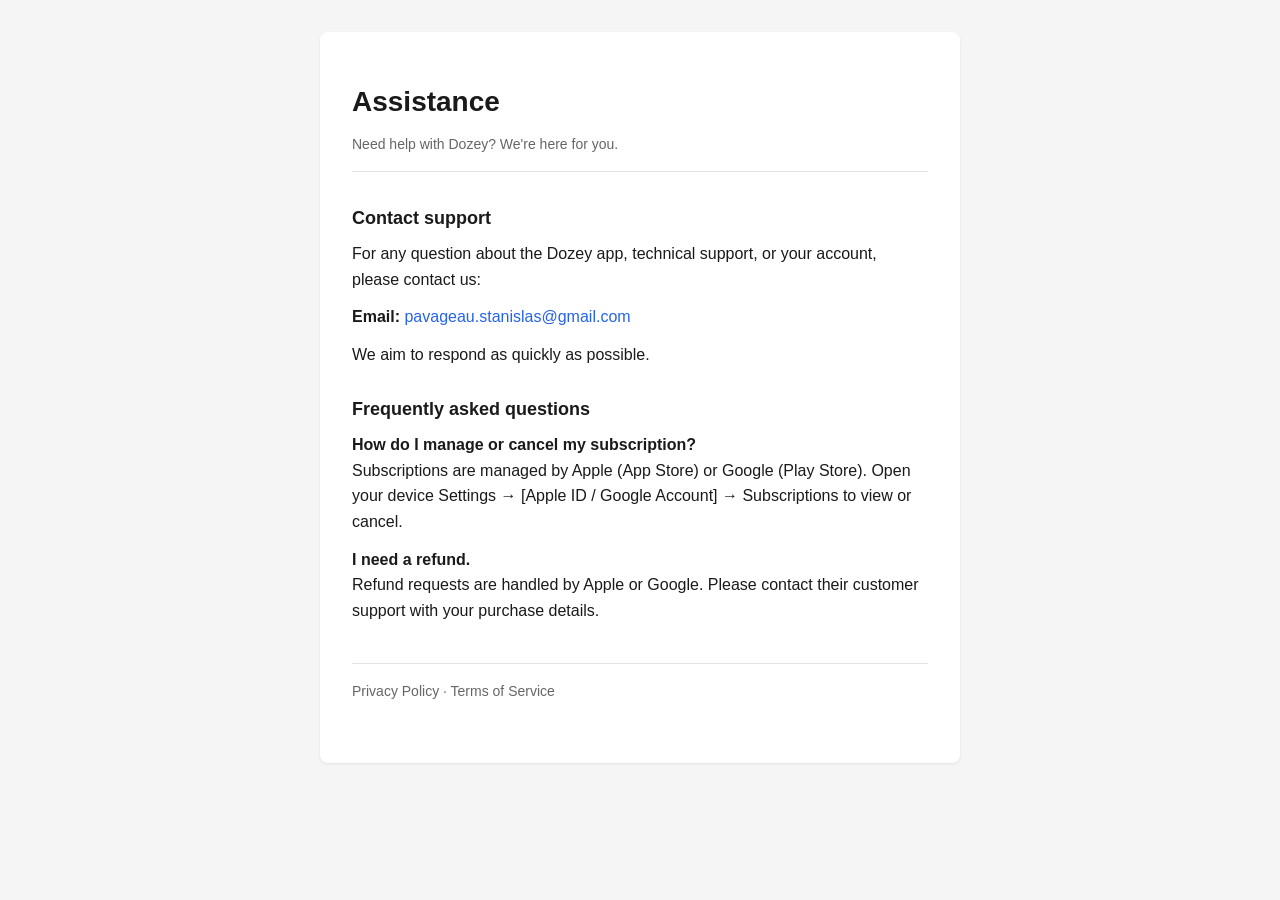
<file: dozey/assistance.html>
<!DOCTYPE html>
<html lang="en">
<head>
  <meta charset="UTF-8">
  <meta name="viewport" content="width=device-width, initial-scale=1.0">
  <title>Assistance – Dozey</title>
  <link rel="stylesheet" href="legal.css">
</head>
<body>
  <div class="page">
    <header>
      <h1>Assistance</h1>
      <p class="updated">Need help with Dozey? We're here for you.</p>
    </header>

    <main>
      <section>
        <h2>Contact support</h2>
        <p>For any question about the Dozey app, technical support, or your account, please contact us:</p>
        <p><strong>Email:</strong> <a href="mailto:pavageau.stanislas@gmail.com">pavageau.stanislas@gmail.com</a></p>
        <p>We aim to respond as quickly as possible.</p>
      </section>

      <section>
        <h2>Frequently asked questions</h2>
        <p><strong>How do I manage or cancel my subscription?</strong><br>
        Subscriptions are managed by Apple (App Store) or Google (Play Store). Open your device Settings → [Apple ID / Google Account] → Subscriptions to view or cancel.</p>
        <p><strong>I need a refund.</strong><br>
        Refund requests are handled by Apple or Google. Please contact their customer support with your purchase details.</p>
      </section>
    </main>

    <footer>
      <p><a href="privacy.html">Privacy Policy</a> · <a href="terms.html">Terms of Service</a></p>
    </footer>
  </div>
</body>
</html>
</file>
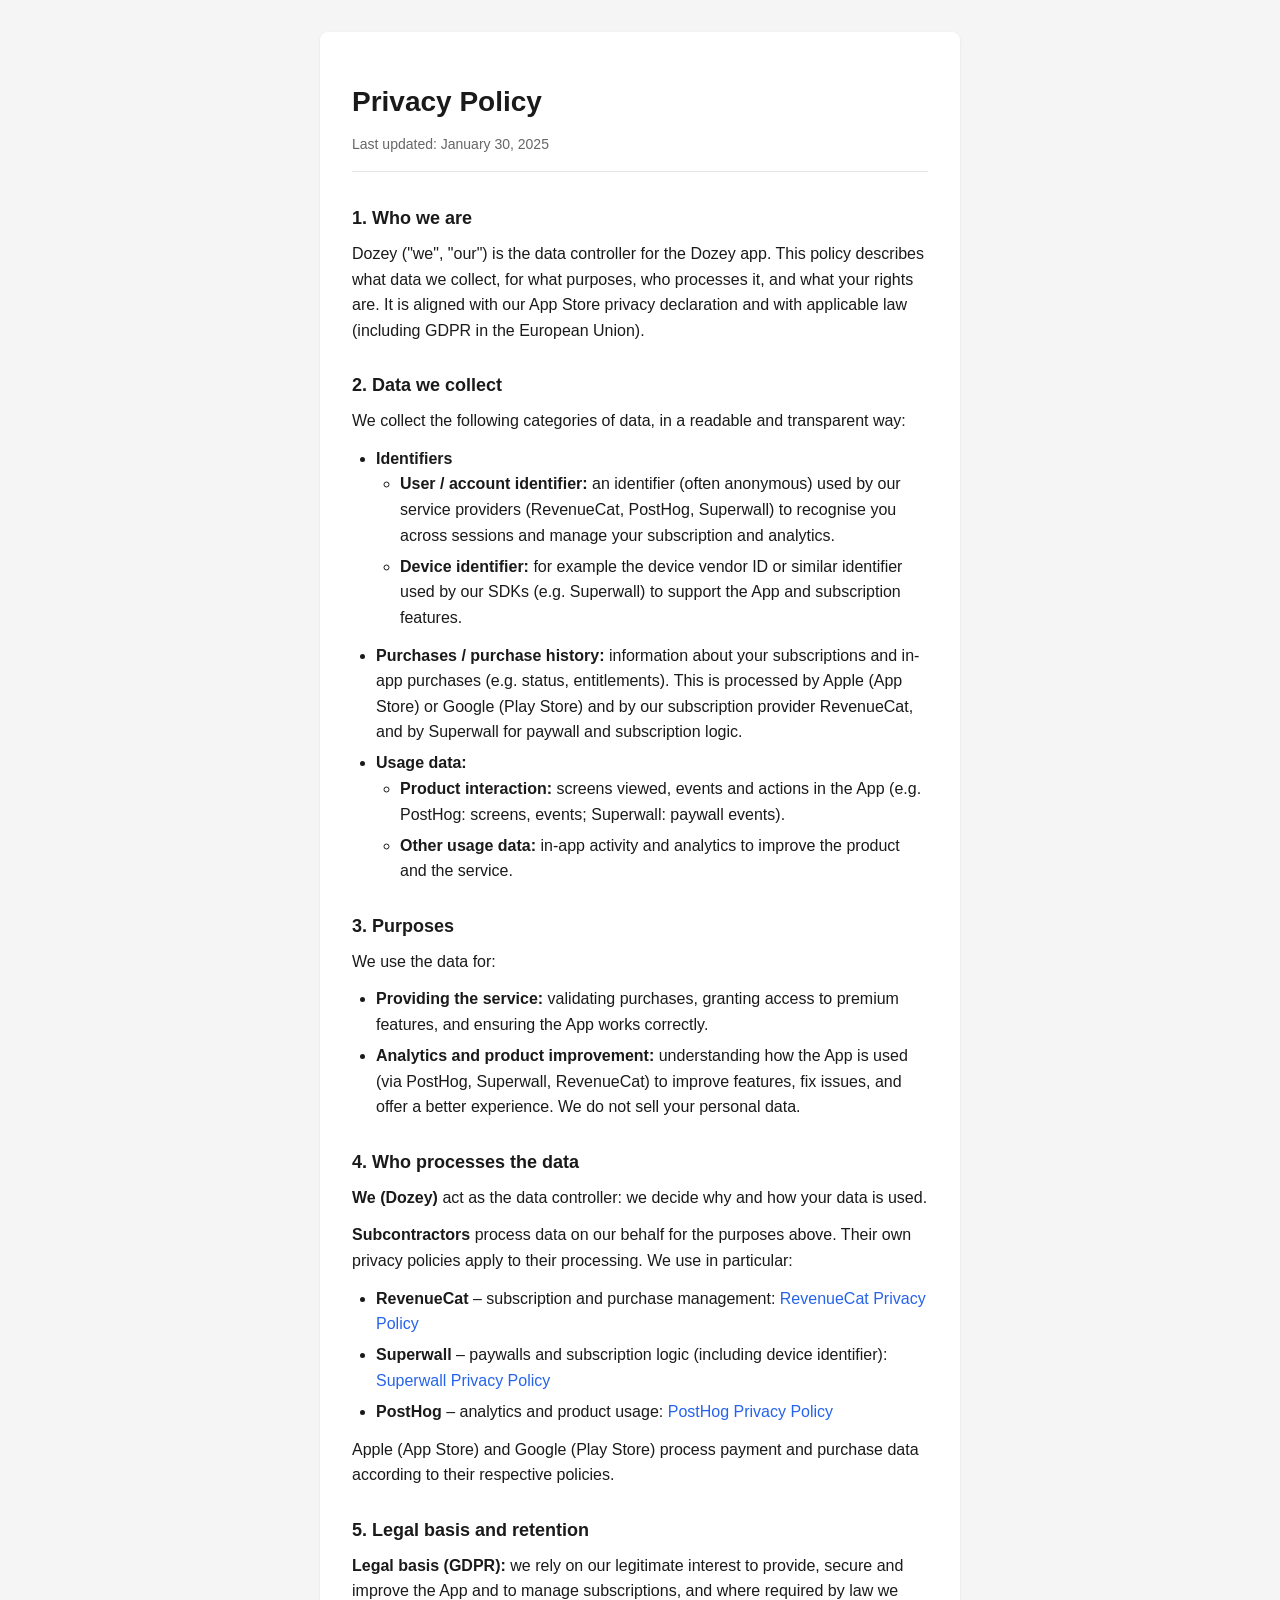
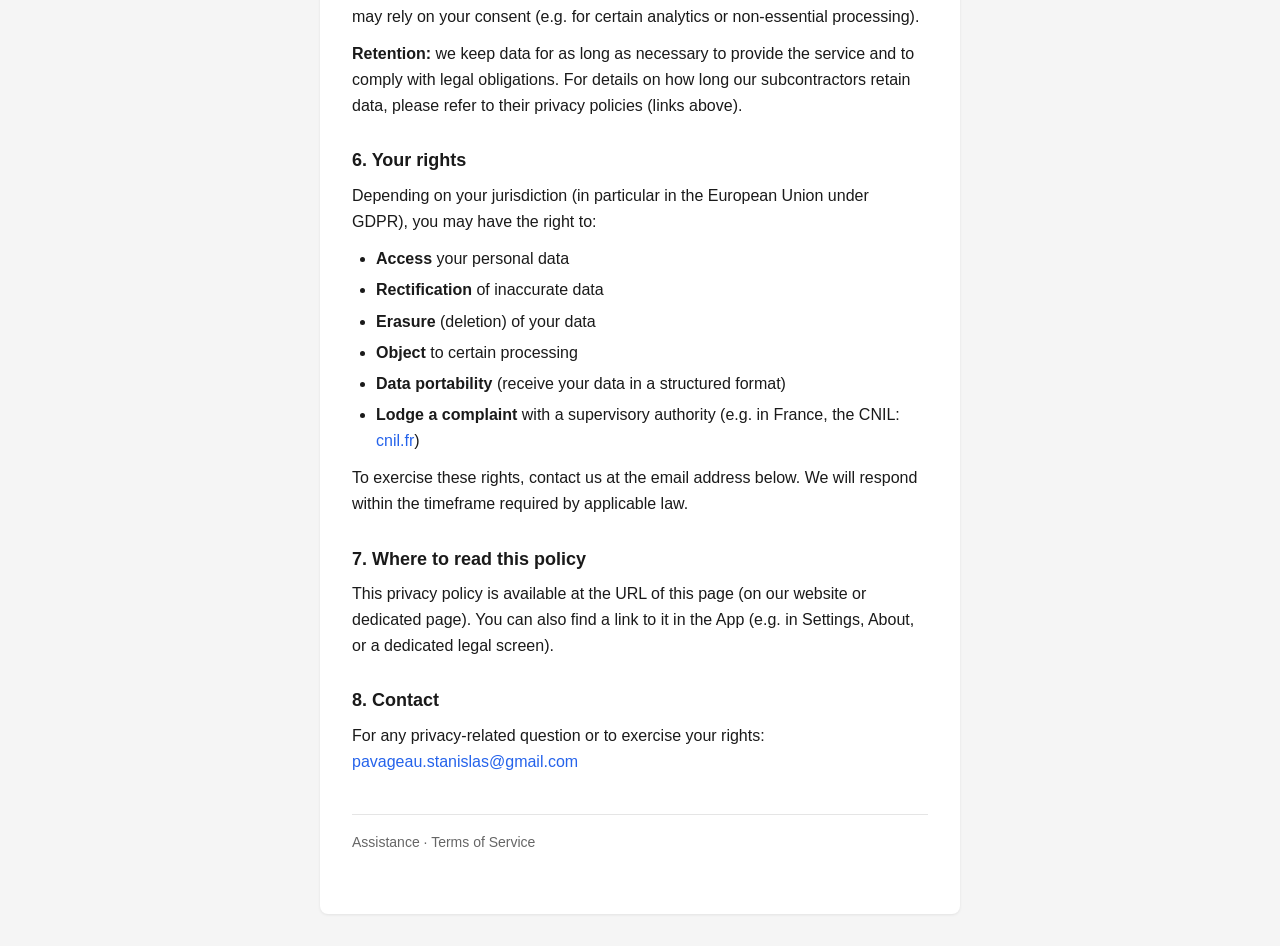
<file: dozey/privacy.html>
<!DOCTYPE html>
<html lang="en">
<head>
  <meta charset="UTF-8">
  <meta name="viewport" content="width=device-width, initial-scale=1.0">
  <title>Privacy Policy – Dozey</title>
  <link rel="stylesheet" href="legal.css">
</head>
<body>
  <div class="page">
    <header>
      <h1>Privacy Policy</h1>
      <p class="updated">Last updated: <time datetime="2025-01-30">January 30, 2025</time></p>
    </header>

    <main>
      <section>
        <h2>1. Who we are</h2>
        <p>Dozey ("we", "our") is the data controller for the Dozey app. This policy describes what data we collect, for what purposes, who processes it, and what your rights are. It is aligned with our App Store privacy declaration and with applicable law (including GDPR in the European Union).</p>
      </section>

      <section>
        <h2>2. Data we collect</h2>
        <p>We collect the following categories of data, in a readable and transparent way:</p>
        <ul>
          <li><strong>Identifiers</strong>
            <ul>
              <li><strong>User / account identifier:</strong> an identifier (often anonymous) used by our service providers (RevenueCat, PostHog, Superwall) to recognise you across sessions and manage your subscription and analytics.</li>
              <li><strong>Device identifier:</strong> for example the device vendor ID or similar identifier used by our SDKs (e.g. Superwall) to support the App and subscription features.</li>
            </ul>
          </li>
          <li><strong>Purchases / purchase history:</strong> information about your subscriptions and in-app purchases (e.g. status, entitlements). This is processed by Apple (App Store) or Google (Play Store) and by our subscription provider RevenueCat, and by Superwall for paywall and subscription logic.</li>
          <li><strong>Usage data:</strong>
            <ul>
              <li><strong>Product interaction:</strong> screens viewed, events and actions in the App (e.g. PostHog: screens, events; Superwall: paywall events).</li>
              <li><strong>Other usage data:</strong> in-app activity and analytics to improve the product and the service.</li>
            </ul>
          </li>
        </ul>
      </section>

      <section>
        <h2>3. Purposes</h2>
        <p>We use the data for:</p>
        <ul>
          <li><strong>Providing the service:</strong> validating purchases, granting access to premium features, and ensuring the App works correctly.</li>
          <li><strong>Analytics and product improvement:</strong> understanding how the App is used (via PostHog, Superwall, RevenueCat) to improve features, fix issues, and offer a better experience. We do not sell your personal data.</li>
        </ul>
      </section>

      <section>
        <h2>4. Who processes the data</h2>
        <p><strong>We (Dozey)</strong> act as the data controller: we decide why and how your data is used.</p>
        <p><strong>Subcontractors</strong> process data on our behalf for the purposes above. Their own privacy policies apply to their processing. We use in particular:</p>
        <ul>
          <li><strong>RevenueCat</strong> – subscription and purchase management: <a href="https://revenuecat.com/privacy" target="_blank" rel="noopener">RevenueCat Privacy Policy</a></li>
          <li><strong>Superwall</strong> – paywalls and subscription logic (including device identifier): <a href="https://superwall.com/privacy" target="_blank" rel="noopener">Superwall Privacy Policy</a></li>
          <li><strong>PostHog</strong> – analytics and product usage: <a href="https://posthog.com/privacy" target="_blank" rel="noopener">PostHog Privacy Policy</a></li>
        </ul>
        <p>Apple (App Store) and Google (Play Store) process payment and purchase data according to their respective policies.</p>
      </section>

      <section>
        <h2>5. Legal basis and retention</h2>
        <p><strong>Legal basis (GDPR):</strong> we rely on our legitimate interest to provide, secure and improve the App and to manage subscriptions, and where required by law we may rely on your consent (e.g. for certain analytics or non-essential processing).</p>
        <p><strong>Retention:</strong> we keep data for as long as necessary to provide the service and to comply with legal obligations. For details on how long our subcontractors retain data, please refer to their privacy policies (links above).</p>
      </section>

      <section>
        <h2>6. Your rights</h2>
        <p>Depending on your jurisdiction (in particular in the European Union under GDPR), you may have the right to:</p>
        <ul>
          <li><strong>Access</strong> your personal data</li>
          <li><strong>Rectification</strong> of inaccurate data</li>
          <li><strong>Erasure</strong> (deletion) of your data</li>
          <li><strong>Object</strong> to certain processing</li>
          <li><strong>Data portability</strong> (receive your data in a structured format)</li>
          <li><strong>Lodge a complaint</strong> with a supervisory authority (e.g. in France, the CNIL: <a href="https://www.cnil.fr" target="_blank" rel="noopener">cnil.fr</a>)</li>
        </ul>
        <p>To exercise these rights, contact us at the email address below. We will respond within the timeframe required by applicable law.</p>
      </section>

      <section>
        <h2>7. Where to read this policy</h2>
        <p>This privacy policy is available at the URL of this page (on our website or dedicated page). You can also find a link to it in the App (e.g. in Settings, About, or a dedicated legal screen).</p>
      </section>

      <section>
        <h2>8. Contact</h2>
        <p>For any privacy-related question or to exercise your rights: <a href="mailto:pavageau.stanislas@gmail.com">pavageau.stanislas@gmail.com</a></p>
      </section>
    </main>

    <footer>
      <p><a href="assistance.html">Assistance</a> · <a href="terms.html">Terms of Service</a></p>
    </footer>
  </div>
</body>
</html>
</file>
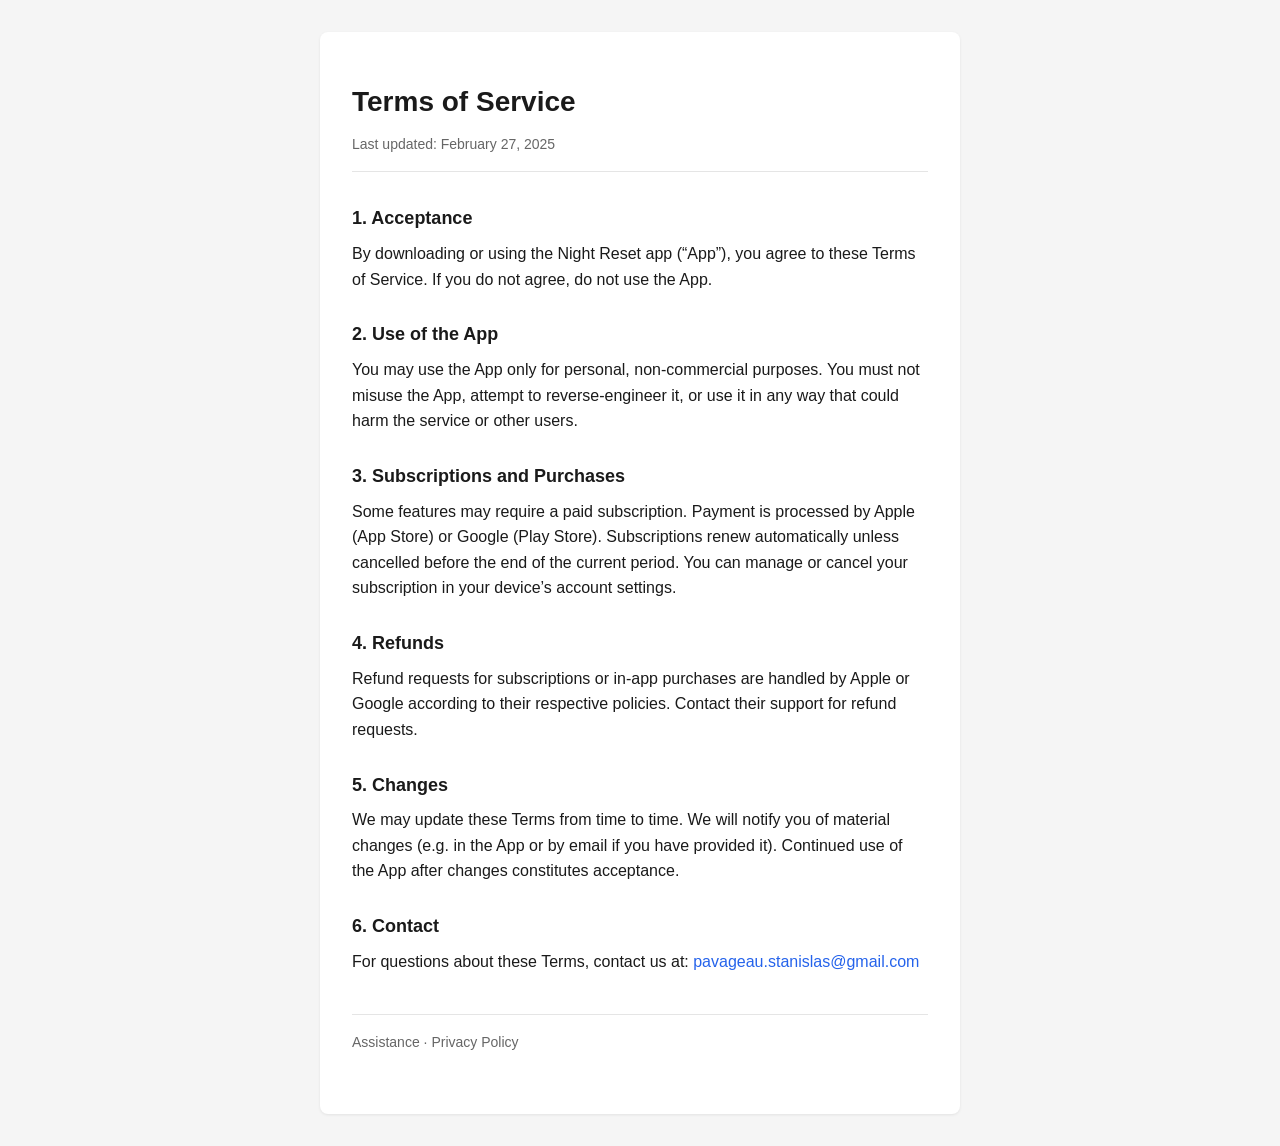
<file: dozey/terms.html>
<!DOCTYPE html>
<html lang="en">
<head>
  <meta charset="UTF-8">
  <meta name="viewport" content="width=device-width, initial-scale=1.0">
  <title>Terms of Service – Dozey</title>
  <link rel="stylesheet" href="legal.css">
</head>
<body>
  <div class="page">
    <header>
      <h1>Terms of Service</h1>
      <p class="updated">Last updated: <time datetime="2025-02-27">February 27, 2025</time></p>
    </header>

    <main>
      <section>
        <h2>1. Acceptance</h2>
        <p>By downloading or using the Night Reset app (“App”), you agree to these Terms of Service. If you do not agree, do not use the App.</p>
      </section>

      <section>
        <h2>2. Use of the App</h2>
        <p>You may use the App only for personal, non-commercial purposes. You must not misuse the App, attempt to reverse-engineer it, or use it in any way that could harm the service or other users.</p>
      </section>

      <section>
        <h2>3. Subscriptions and Purchases</h2>
        <p>Some features may require a paid subscription. Payment is processed by Apple (App Store) or Google (Play Store). Subscriptions renew automatically unless cancelled before the end of the current period. You can manage or cancel your subscription in your device’s account settings.</p>
      </section>

      <section>
        <h2>4. Refunds</h2>
        <p>Refund requests for subscriptions or in-app purchases are handled by Apple or Google according to their respective policies. Contact their support for refund requests.</p>
      </section>

      <section>
        <h2>5. Changes</h2>
        <p>We may update these Terms from time to time. We will notify you of material changes (e.g. in the App or by email if you have provided it). Continued use of the App after changes constitutes acceptance.</p>
      </section>

      <section>
        <h2>6. Contact</h2>
        <p>For questions about these Terms, contact us at: <a href="mailto:pavageau.stanislas@gmail.com">pavageau.stanislas@gmail.com</a></p>
      </section>
    </main>

    <footer>
      <p><a href="assistance.html">Assistance</a> · <a href="privacy.html">Privacy Policy</a></p>
    </footer>
  </div>
</body>
</html>
</file>
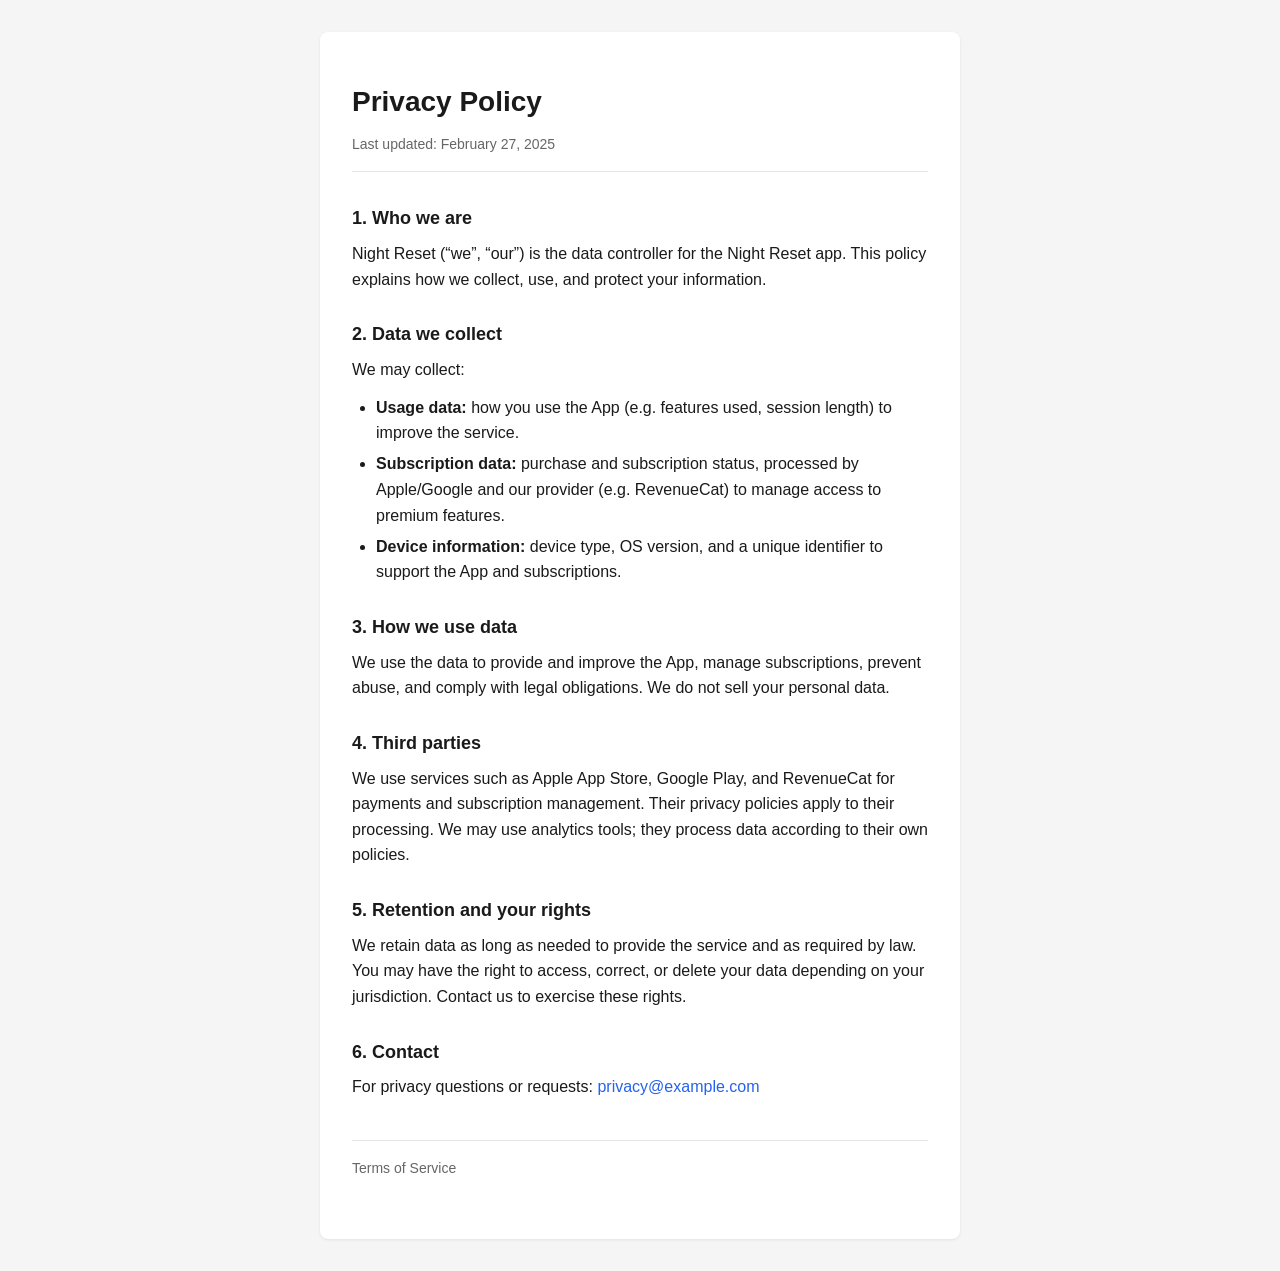
<file: nightreset/privacy.html>
<!DOCTYPE html>
<html lang="en">
<head>
  <meta charset="UTF-8">
  <meta name="viewport" content="width=device-width, initial-scale=1.0">
  <title>Privacy Policy – Night Reset</title>
  <link rel="stylesheet" href="legal.css">
</head>
<body>
  <div class="page">
    <header>
      <h1>Privacy Policy</h1>
      <p class="updated">Last updated: <time datetime="2025-02-27">February 27, 2025</time></p>
    </header>

    <main>
      <section>
        <h2>1. Who we are</h2>
        <p>Night Reset (“we”, “our”) is the data controller for the Night Reset app. This policy explains how we collect, use, and protect your information.</p>
      </section>

      <section>
        <h2>2. Data we collect</h2>
        <p>We may collect:</p>
        <ul>
          <li><strong>Usage data:</strong> how you use the App (e.g. features used, session length) to improve the service.</li>
          <li><strong>Subscription data:</strong> purchase and subscription status, processed by Apple/Google and our provider (e.g. RevenueCat) to manage access to premium features.</li>
          <li><strong>Device information:</strong> device type, OS version, and a unique identifier to support the App and subscriptions.</li>
        </ul>
      </section>

      <section>
        <h2>3. How we use data</h2>
        <p>We use the data to provide and improve the App, manage subscriptions, prevent abuse, and comply with legal obligations. We do not sell your personal data.</p>
      </section>

      <section>
        <h2>4. Third parties</h2>
        <p>We use services such as Apple App Store, Google Play, and RevenueCat for payments and subscription management. Their privacy policies apply to their processing. We may use analytics tools; they process data according to their own policies.</p>
      </section>

      <section>
        <h2>5. Retention and your rights</h2>
        <p>We retain data as long as needed to provide the service and as required by law. You may have the right to access, correct, or delete your data depending on your jurisdiction. Contact us to exercise these rights.</p>
      </section>

      <section>
        <h2>6. Contact</h2>
        <p>For privacy questions or requests: <a href="mailto:privacy@example.com">privacy@example.com</a></p>
      </section>
    </main>

    <footer>
      <p><a href="terms.html">Terms of Service</a></p>
    </footer>
  </div>
</body>
</html>
</file>
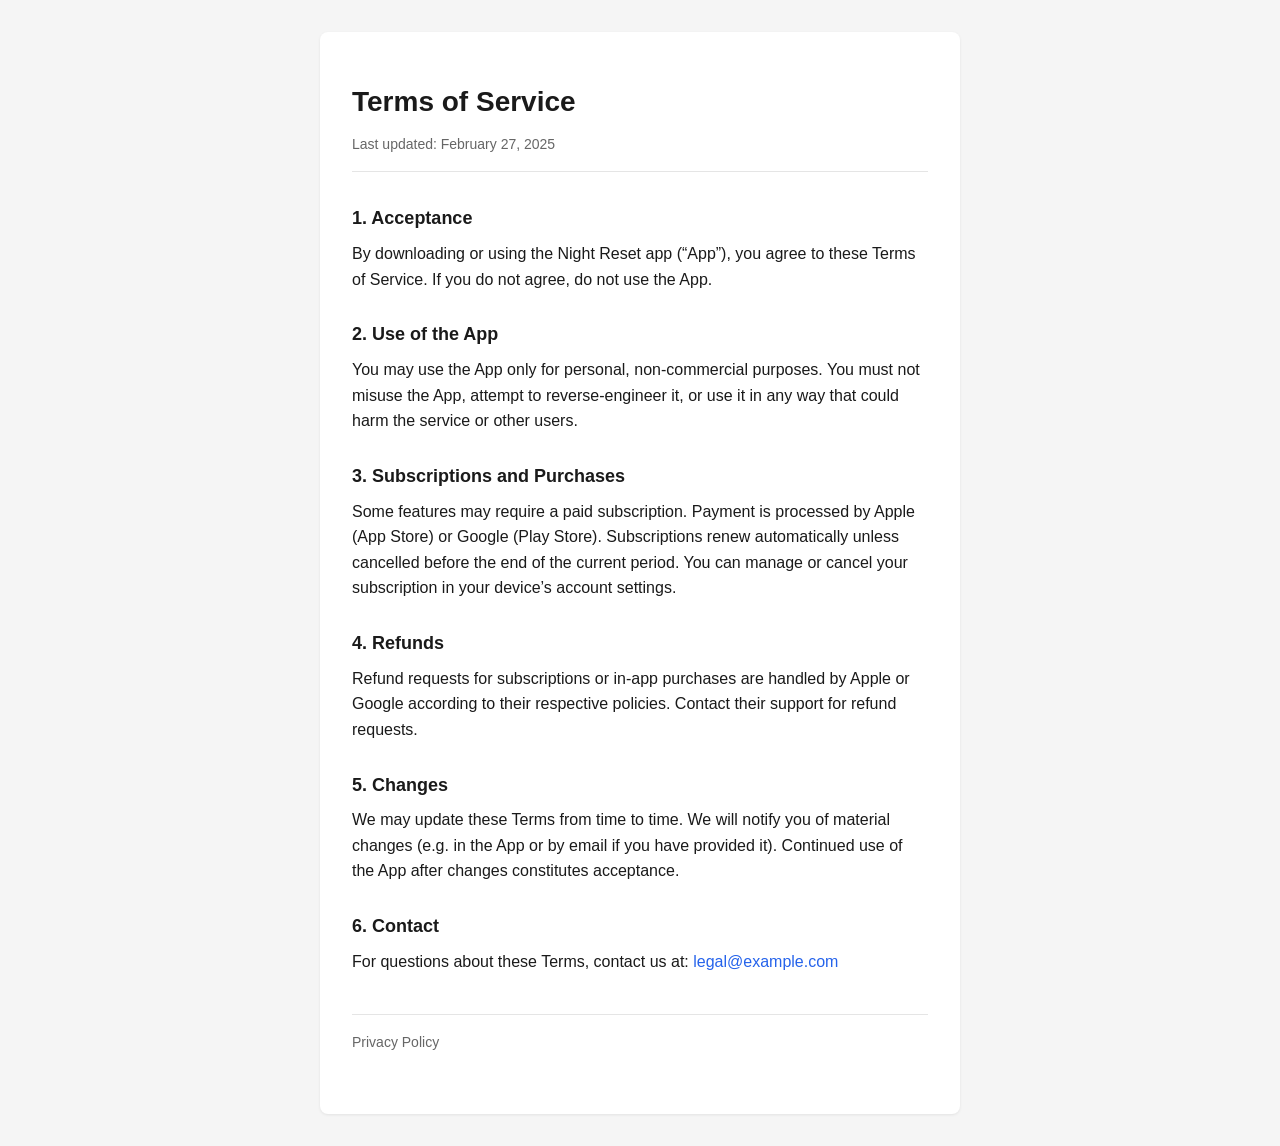
<file: nightreset/terms.html>
<!DOCTYPE html>
<html lang="en">
<head>
  <meta charset="UTF-8">
  <meta name="viewport" content="width=device-width, initial-scale=1.0">
  <title>Terms of Service – Night Reset</title>
  <link rel="stylesheet" href="legal.css">
</head>
<body>
  <div class="page">
    <header>
      <h1>Terms of Service</h1>
      <p class="updated">Last updated: <time datetime="2025-02-27">February 27, 2025</time></p>
    </header>

    <main>
      <section>
        <h2>1. Acceptance</h2>
        <p>By downloading or using the Night Reset app (“App”), you agree to these Terms of Service. If you do not agree, do not use the App.</p>
      </section>

      <section>
        <h2>2. Use of the App</h2>
        <p>You may use the App only for personal, non-commercial purposes. You must not misuse the App, attempt to reverse-engineer it, or use it in any way that could harm the service or other users.</p>
      </section>

      <section>
        <h2>3. Subscriptions and Purchases</h2>
        <p>Some features may require a paid subscription. Payment is processed by Apple (App Store) or Google (Play Store). Subscriptions renew automatically unless cancelled before the end of the current period. You can manage or cancel your subscription in your device’s account settings.</p>
      </section>

      <section>
        <h2>4. Refunds</h2>
        <p>Refund requests for subscriptions or in-app purchases are handled by Apple or Google according to their respective policies. Contact their support for refund requests.</p>
      </section>

      <section>
        <h2>5. Changes</h2>
        <p>We may update these Terms from time to time. We will notify you of material changes (e.g. in the App or by email if you have provided it). Continued use of the App after changes constitutes acceptance.</p>
      </section>

      <section>
        <h2>6. Contact</h2>
        <p>For questions about these Terms, contact us at: <a href="mailto:legal@example.com">legal@example.com</a></p>
      </section>
    </main>

    <footer>
      <p><a href="privacy.html">Privacy Policy</a></p>
    </footer>
  </div>
</body>
</html>
</file>
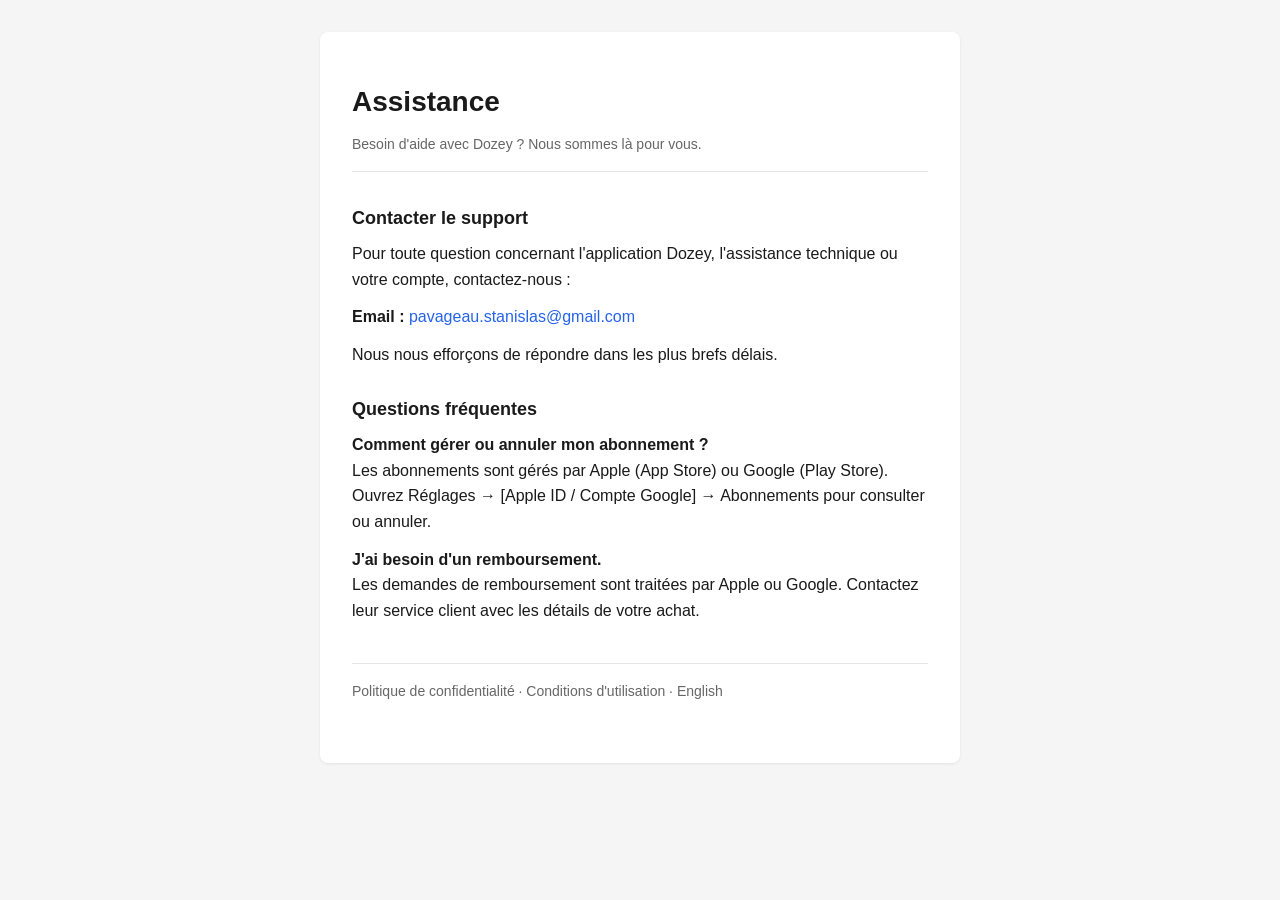
<file: dozey/fr/assistance.html>
<!DOCTYPE html>
<html lang="fr">
<head>
  <meta charset="UTF-8">
  <meta name="viewport" content="width=device-width, initial-scale=1.0">
  <title>Assistance – Dozey</title>
  <link rel="stylesheet" href="../legal.css">
</head>
<body>
  <div class="page">
    <header>
      <h1>Assistance</h1>
      <p class="updated">Besoin d'aide avec Dozey ? Nous sommes là pour vous.</p>
    </header>

    <main>
      <section>
        <h2>Contacter le support</h2>
        <p>Pour toute question concernant l'application Dozey, l'assistance technique ou votre compte, contactez-nous :</p>
        <p><strong>Email :</strong> <a href="mailto:pavageau.stanislas@gmail.com">pavageau.stanislas@gmail.com</a></p>
        <p>Nous nous efforçons de répondre dans les plus brefs délais.</p>
      </section>

      <section>
        <h2>Questions fréquentes</h2>
        <p><strong>Comment gérer ou annuler mon abonnement ?</strong><br>
        Les abonnements sont gérés par Apple (App Store) ou Google (Play Store). Ouvrez Réglages → [Apple ID / Compte Google] → Abonnements pour consulter ou annuler.</p>
        <p><strong>J'ai besoin d'un remboursement.</strong><br>
        Les demandes de remboursement sont traitées par Apple ou Google. Contactez leur service client avec les détails de votre achat.</p>
      </section>
    </main>

    <footer>
      <p><a href="confidentialite.html">Politique de confidentialité</a> · <a href="../terms.html">Conditions d'utilisation</a> · <a href="../assistance.html">English</a></p>
    </footer>
  </div>
</body>
</html>
</file>
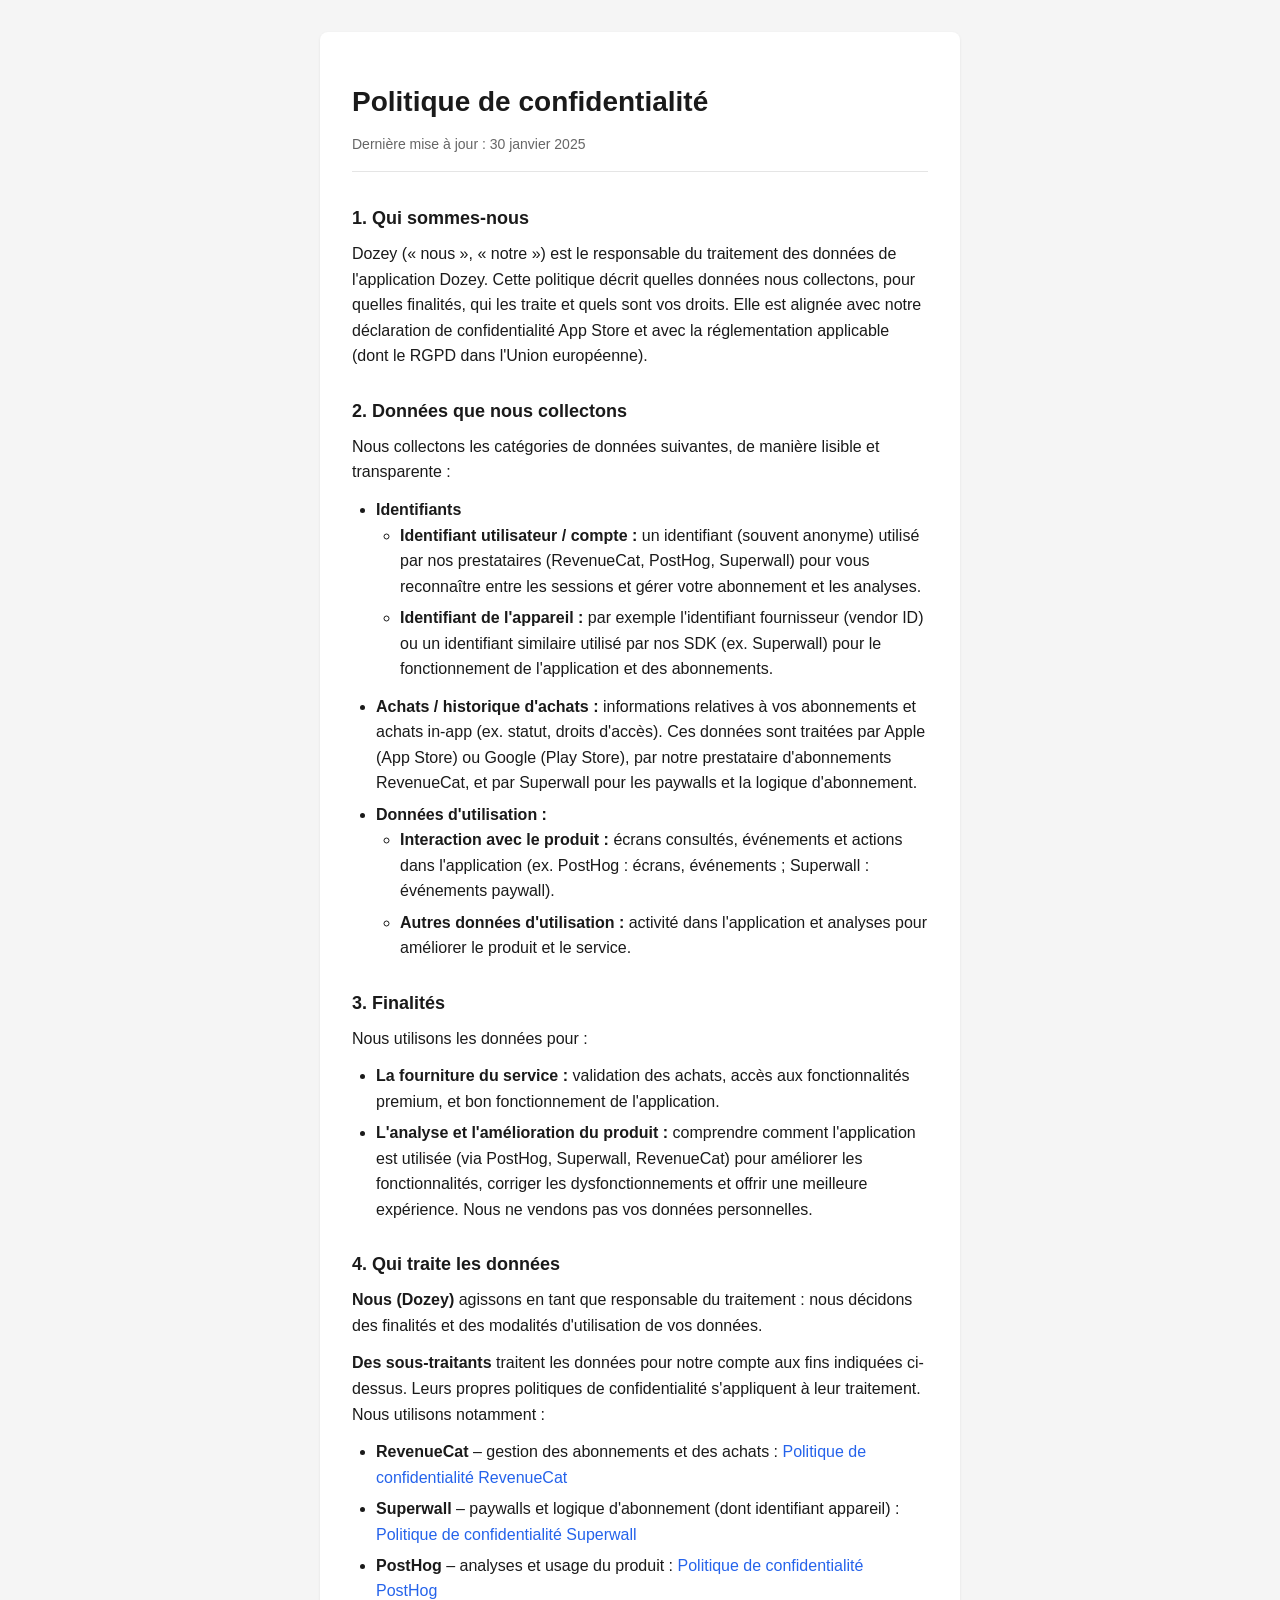
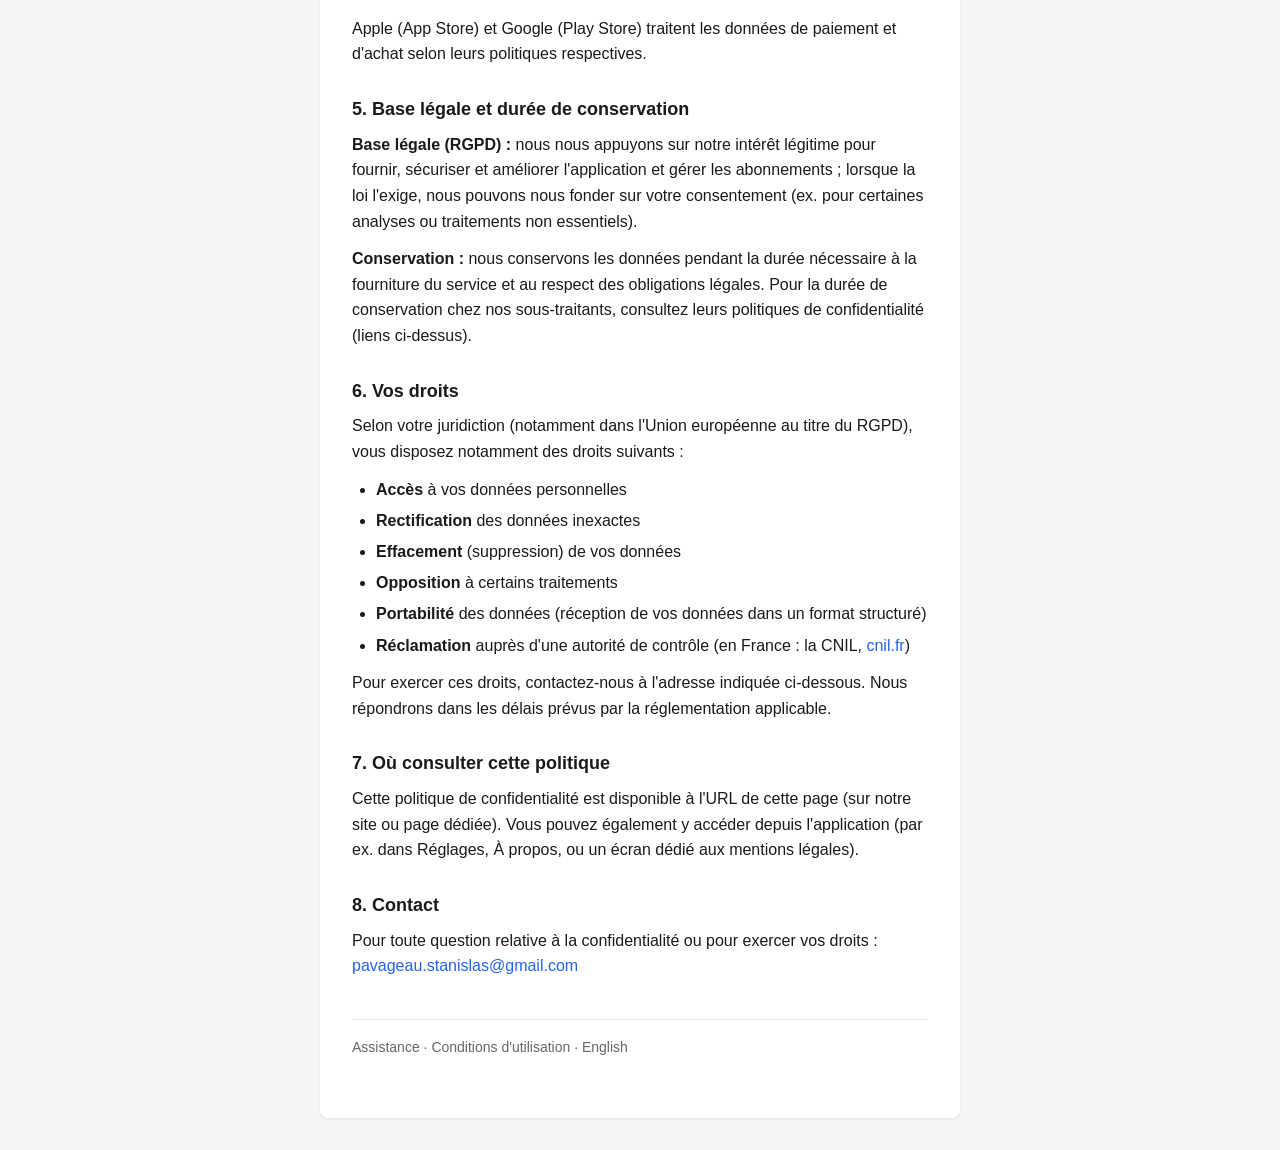
<file: dozey/fr/confidentialite.html>
<!DOCTYPE html>
<html lang="fr">
<head>
  <meta charset="UTF-8">
  <meta name="viewport" content="width=device-width, initial-scale=1.0">
  <title>Politique de confidentialité – Dozey</title>
  <link rel="stylesheet" href="../legal.css">
</head>
<body>
  <div class="page">
    <header>
      <h1>Politique de confidentialité</h1>
      <p class="updated">Dernière mise à jour : <time datetime="2025-01-30">30 janvier 2025</time></p>
    </header>

    <main>
      <section>
        <h2>1. Qui sommes-nous</h2>
        <p>Dozey (« nous », « notre ») est le responsable du traitement des données de l'application Dozey. Cette politique décrit quelles données nous collectons, pour quelles finalités, qui les traite et quels sont vos droits. Elle est alignée avec notre déclaration de confidentialité App Store et avec la réglementation applicable (dont le RGPD dans l'Union européenne).</p>
      </section>

      <section>
        <h2>2. Données que nous collectons</h2>
        <p>Nous collectons les catégories de données suivantes, de manière lisible et transparente :</p>
        <ul>
          <li><strong>Identifiants</strong>
            <ul>
              <li><strong>Identifiant utilisateur / compte :</strong> un identifiant (souvent anonyme) utilisé par nos prestataires (RevenueCat, PostHog, Superwall) pour vous reconnaître entre les sessions et gérer votre abonnement et les analyses.</li>
              <li><strong>Identifiant de l'appareil :</strong> par exemple l'identifiant fournisseur (vendor ID) ou un identifiant similaire utilisé par nos SDK (ex. Superwall) pour le fonctionnement de l'application et des abonnements.</li>
            </ul>
          </li>
          <li><strong>Achats / historique d'achats :</strong> informations relatives à vos abonnements et achats in-app (ex. statut, droits d'accès). Ces données sont traitées par Apple (App Store) ou Google (Play Store), par notre prestataire d'abonnements RevenueCat, et par Superwall pour les paywalls et la logique d'abonnement.</li>
          <li><strong>Données d'utilisation :</strong>
            <ul>
              <li><strong>Interaction avec le produit :</strong> écrans consultés, événements et actions dans l'application (ex. PostHog : écrans, événements ; Superwall : événements paywall).</li>
              <li><strong>Autres données d'utilisation :</strong> activité dans l'application et analyses pour améliorer le produit et le service.</li>
            </ul>
          </li>
        </ul>
      </section>

      <section>
        <h2>3. Finalités</h2>
        <p>Nous utilisons les données pour :</p>
        <ul>
          <li><strong>La fourniture du service :</strong> validation des achats, accès aux fonctionnalités premium, et bon fonctionnement de l'application.</li>
          <li><strong>L'analyse et l'amélioration du produit :</strong> comprendre comment l'application est utilisée (via PostHog, Superwall, RevenueCat) pour améliorer les fonctionnalités, corriger les dysfonctionnements et offrir une meilleure expérience. Nous ne vendons pas vos données personnelles.</li>
        </ul>
      </section>

      <section>
        <h2>4. Qui traite les données</h2>
        <p><strong>Nous (Dozey)</strong> agissons en tant que responsable du traitement : nous décidons des finalités et des modalités d'utilisation de vos données.</p>
        <p><strong>Des sous-traitants</strong> traitent les données pour notre compte aux fins indiquées ci-dessus. Leurs propres politiques de confidentialité s'appliquent à leur traitement. Nous utilisons notamment :</p>
        <ul>
          <li><strong>RevenueCat</strong> – gestion des abonnements et des achats : <a href="https://revenuecat.com/privacy" target="_blank" rel="noopener">Politique de confidentialité RevenueCat</a></li>
          <li><strong>Superwall</strong> – paywalls et logique d'abonnement (dont identifiant appareil) : <a href="https://superwall.com/privacy" target="_blank" rel="noopener">Politique de confidentialité Superwall</a></li>
          <li><strong>PostHog</strong> – analyses et usage du produit : <a href="https://posthog.com/privacy" target="_blank" rel="noopener">Politique de confidentialité PostHog</a></li>
        </ul>
        <p>Apple (App Store) et Google (Play Store) traitent les données de paiement et d'achat selon leurs politiques respectives.</p>
      </section>

      <section>
        <h2>5. Base légale et durée de conservation</h2>
        <p><strong>Base légale (RGPD) :</strong> nous nous appuyons sur notre intérêt légitime pour fournir, sécuriser et améliorer l'application et gérer les abonnements ; lorsque la loi l'exige, nous pouvons nous fonder sur votre consentement (ex. pour certaines analyses ou traitements non essentiels).</p>
        <p><strong>Conservation :</strong> nous conservons les données pendant la durée nécessaire à la fourniture du service et au respect des obligations légales. Pour la durée de conservation chez nos sous-traitants, consultez leurs politiques de confidentialité (liens ci-dessus).</p>
      </section>

      <section>
        <h2>6. Vos droits</h2>
        <p>Selon votre juridiction (notamment dans l'Union européenne au titre du RGPD), vous disposez notamment des droits suivants :</p>
        <ul>
          <li><strong>Accès</strong> à vos données personnelles</li>
          <li><strong>Rectification</strong> des données inexactes</li>
          <li><strong>Effacement</strong> (suppression) de vos données</li>
          <li><strong>Opposition</strong> à certains traitements</li>
          <li><strong>Portabilité</strong> des données (réception de vos données dans un format structuré)</li>
          <li><strong>Réclamation</strong> auprès d'une autorité de contrôle (en France : la CNIL, <a href="https://www.cnil.fr" target="_blank" rel="noopener">cnil.fr</a>)</li>
        </ul>
        <p>Pour exercer ces droits, contactez-nous à l'adresse indiquée ci-dessous. Nous répondrons dans les délais prévus par la réglementation applicable.</p>
      </section>

      <section>
        <h2>7. Où consulter cette politique</h2>
        <p>Cette politique de confidentialité est disponible à l'URL de cette page (sur notre site ou page dédiée). Vous pouvez également y accéder depuis l'application (par ex. dans Réglages, À propos, ou un écran dédié aux mentions légales).</p>
      </section>

      <section>
        <h2>8. Contact</h2>
        <p>Pour toute question relative à la confidentialité ou pour exercer vos droits : <a href="mailto:pavageau.stanislas@gmail.com">pavageau.stanislas@gmail.com</a></p>
      </section>
    </main>

    <footer>
      <p><a href="assistance.html">Assistance</a> · <a href="../terms.html">Conditions d'utilisation</a> · <a href="../privacy.html">English</a></p>
    </footer>
  </div>
</body>
</html>
</file>
<file: dozey/legal.css>
* {
  box-sizing: border-box;
}

body {
  margin: 0;
  font-family: -apple-system, BlinkMacSystemFont, "Segoe UI", Roboto, "Helvetica Neue", Arial, sans-serif;
  font-size: 16px;
  line-height: 1.6;
  color: #1a1a1a;
  background: #f5f5f5;
}

.page {
  max-width: 640px;
  margin: 0 auto;
  padding: 2rem 1.5rem;
  background: #fff;
  min-height: 100vh;
}

@media (min-width: 640px) {
  .page {
    padding: 3rem 2rem;
    margin: 2rem auto;
    min-height: auto;
    border-radius: 8px;
    box-shadow: 0 1px 3px rgba(0, 0, 0, 0.08);
  }
}

header {
  margin-bottom: 2rem;
  padding-bottom: 1rem;
  border-bottom: 1px solid #e5e5e5;
}

h1 {
  margin: 0 0 0.5rem;
  font-size: 1.75rem;
  font-weight: 700;
}

.updated {
  margin: 0;
  font-size: 0.875rem;
  color: #666;
}

main section {
  margin-bottom: 1.75rem;
}

h2 {
  margin: 0 0 0.5rem;
  font-size: 1.125rem;
  font-weight: 600;
}

p, ul {
  margin: 0 0 0.75rem;
}

ul {
  padding-left: 1.5rem;
}

li {
  margin-bottom: 0.35rem;
}

a {
  color: #2563eb;
  text-decoration: none;
}

a:hover {
  text-decoration: underline;
}

footer {
  margin-top: 2.5rem;
  padding-top: 1rem;
  border-top: 1px solid #e5e5e5;
  font-size: 0.875rem;
  color: #666;
}

footer a {
  color: #666;
}

footer a:hover {
  color: #2563eb;
}
</file>
<file: nightreset/legal.css>
* {
  box-sizing: border-box;
}

body {
  margin: 0;
  font-family: -apple-system, BlinkMacSystemFont, "Segoe UI", Roboto, "Helvetica Neue", Arial, sans-serif;
  font-size: 16px;
  line-height: 1.6;
  color: #1a1a1a;
  background: #f5f5f5;
}

.page {
  max-width: 640px;
  margin: 0 auto;
  padding: 2rem 1.5rem;
  background: #fff;
  min-height: 100vh;
}

@media (min-width: 640px) {
  .page {
    padding: 3rem 2rem;
    margin: 2rem auto;
    min-height: auto;
    border-radius: 8px;
    box-shadow: 0 1px 3px rgba(0, 0, 0, 0.08);
  }
}

header {
  margin-bottom: 2rem;
  padding-bottom: 1rem;
  border-bottom: 1px solid #e5e5e5;
}

h1 {
  margin: 0 0 0.5rem;
  font-size: 1.75rem;
  font-weight: 700;
}

.updated {
  margin: 0;
  font-size: 0.875rem;
  color: #666;
}

main section {
  margin-bottom: 1.75rem;
}

h2 {
  margin: 0 0 0.5rem;
  font-size: 1.125rem;
  font-weight: 600;
}

p, ul {
  margin: 0 0 0.75rem;
}

ul {
  padding-left: 1.5rem;
}

li {
  margin-bottom: 0.35rem;
}

a {
  color: #2563eb;
  text-decoration: none;
}

a:hover {
  text-decoration: underline;
}

footer {
  margin-top: 2.5rem;
  padding-top: 1rem;
  border-top: 1px solid #e5e5e5;
  font-size: 0.875rem;
  color: #666;
}

footer a {
  color: #666;
}

footer a:hover {
  color: #2563eb;
}
</file>
